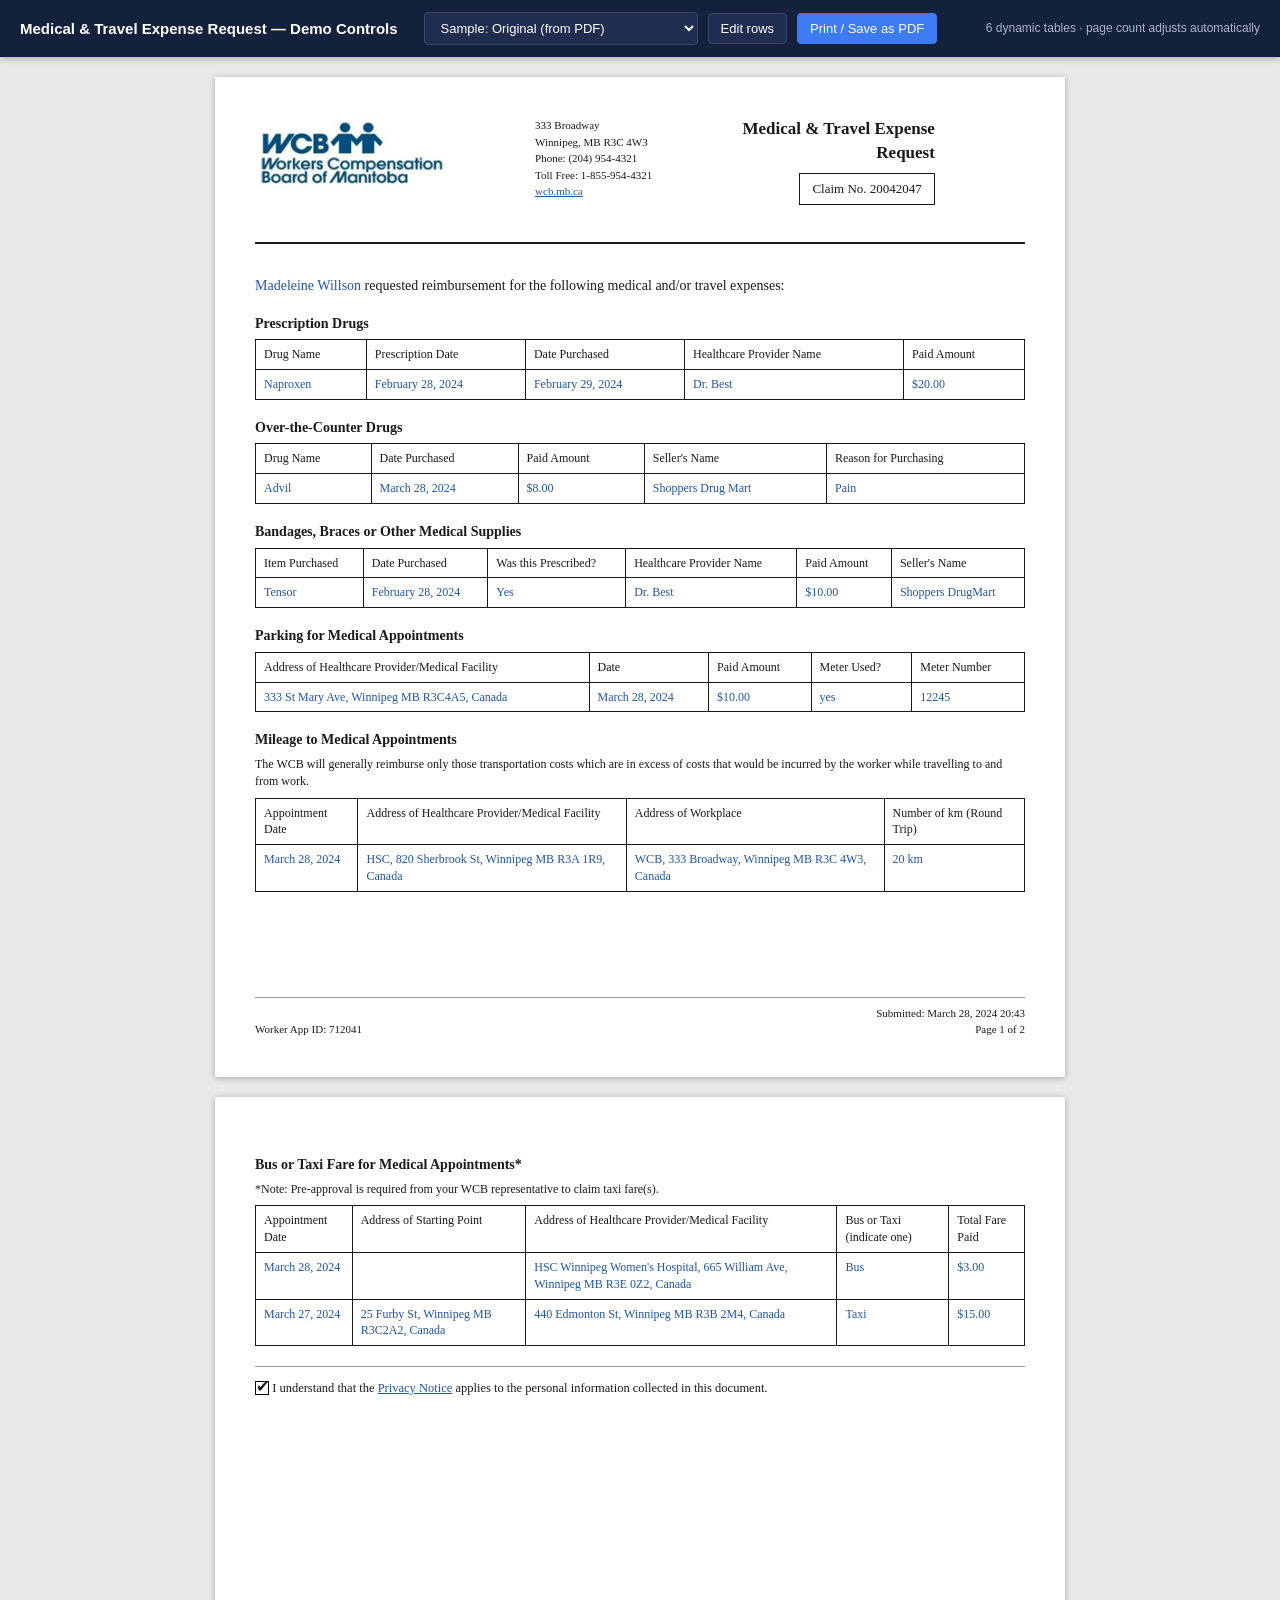
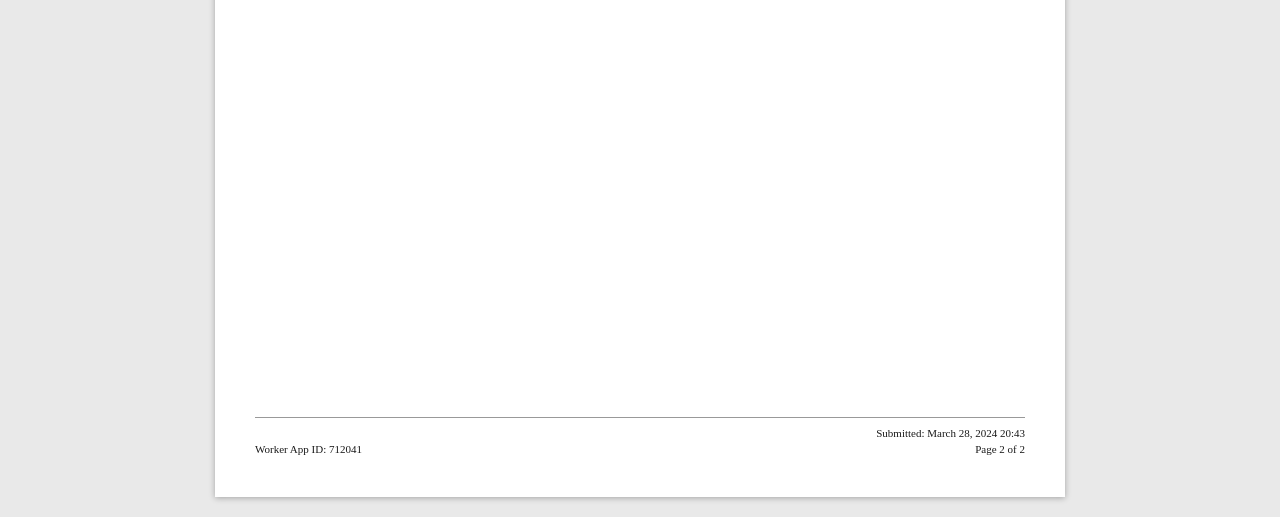
<file: medical-travel-expense/index.html>
<!DOCTYPE html>
<html lang="en">
<head>
  <meta charset="UTF-8" />
  <meta name="viewport" content="width=device-width, initial-scale=1.0" />
  <title>Medical &amp; Travel Expense Request — WCB Manitoba (Replica)</title>
  <link rel="stylesheet" href="../assets/base.css" />
</head>
<body>

  <div class="toolbar no-print">
    <h1>Medical &amp; Travel Expense Request — Demo Controls</h1>
    <select id="dataset-select">
      <option value="original">Sample: Original (from PDF)</option>
      <option value="emptyCase">Sample: No expenses submitted</option>
      <option value="heavyCase">Sample: Many rows (auto re-paginates)</option>
    </select>
    <button id="toggle-editor-btn">Edit rows</button>
    <button id="print-btn" class="primary">Print / Save as PDF</button>
    <div class="spacer"></div>
    <span class="hint">6 dynamic tables · page count adjusts automatically</span>
  </div>

  <div class="editor-panel no-print" id="editor-panel">
    <h2>Edit current form data</h2>

    <div class="editor-section">
      <h3>Header</h3>
      <div class="editor-row">
        <label style="min-width:110px;">Claim No.</label>
        <input id="f-claimNo" />
        <label style="min-width:110px;">Worker name</label>
        <input id="f-workerName" />
      </div>
      <div class="editor-row">
        <label style="min-width:110px;">Worker App ID</label>
        <input id="f-workerAppId" />
        <label style="min-width:110px;">Submitted at</label>
        <input id="f-submittedAt" />
      </div>
    </div>

    <div id="editor-sections"></div>

    <button id="apply-btn" class="add-row" style="padding:8px 16px;font-size:13px;margin-top:8px;">Apply changes</button>
  </div>

  <div id="form-root"></div>

  <script src="sample-data.js"></script>
  <script src="render.js"></script>
  <script src="editor.js"></script>
</body>
</html>
</file>
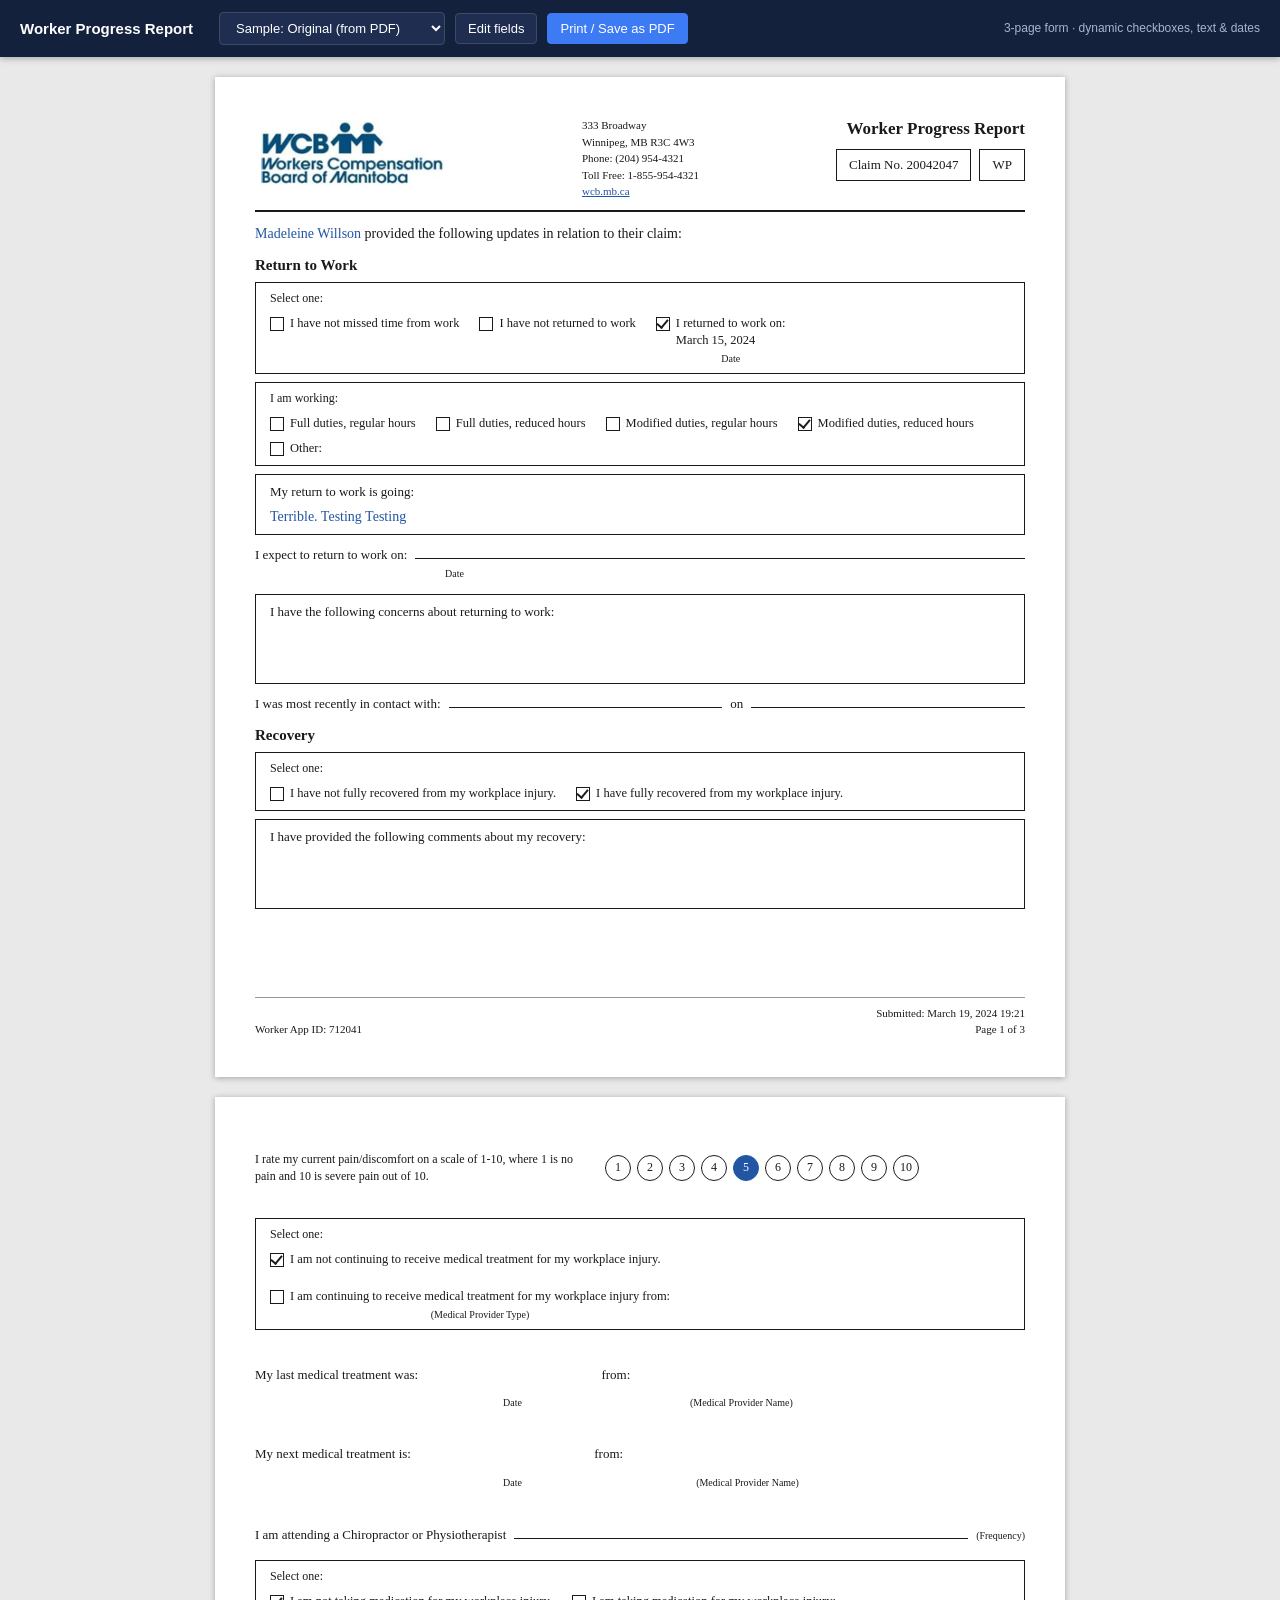
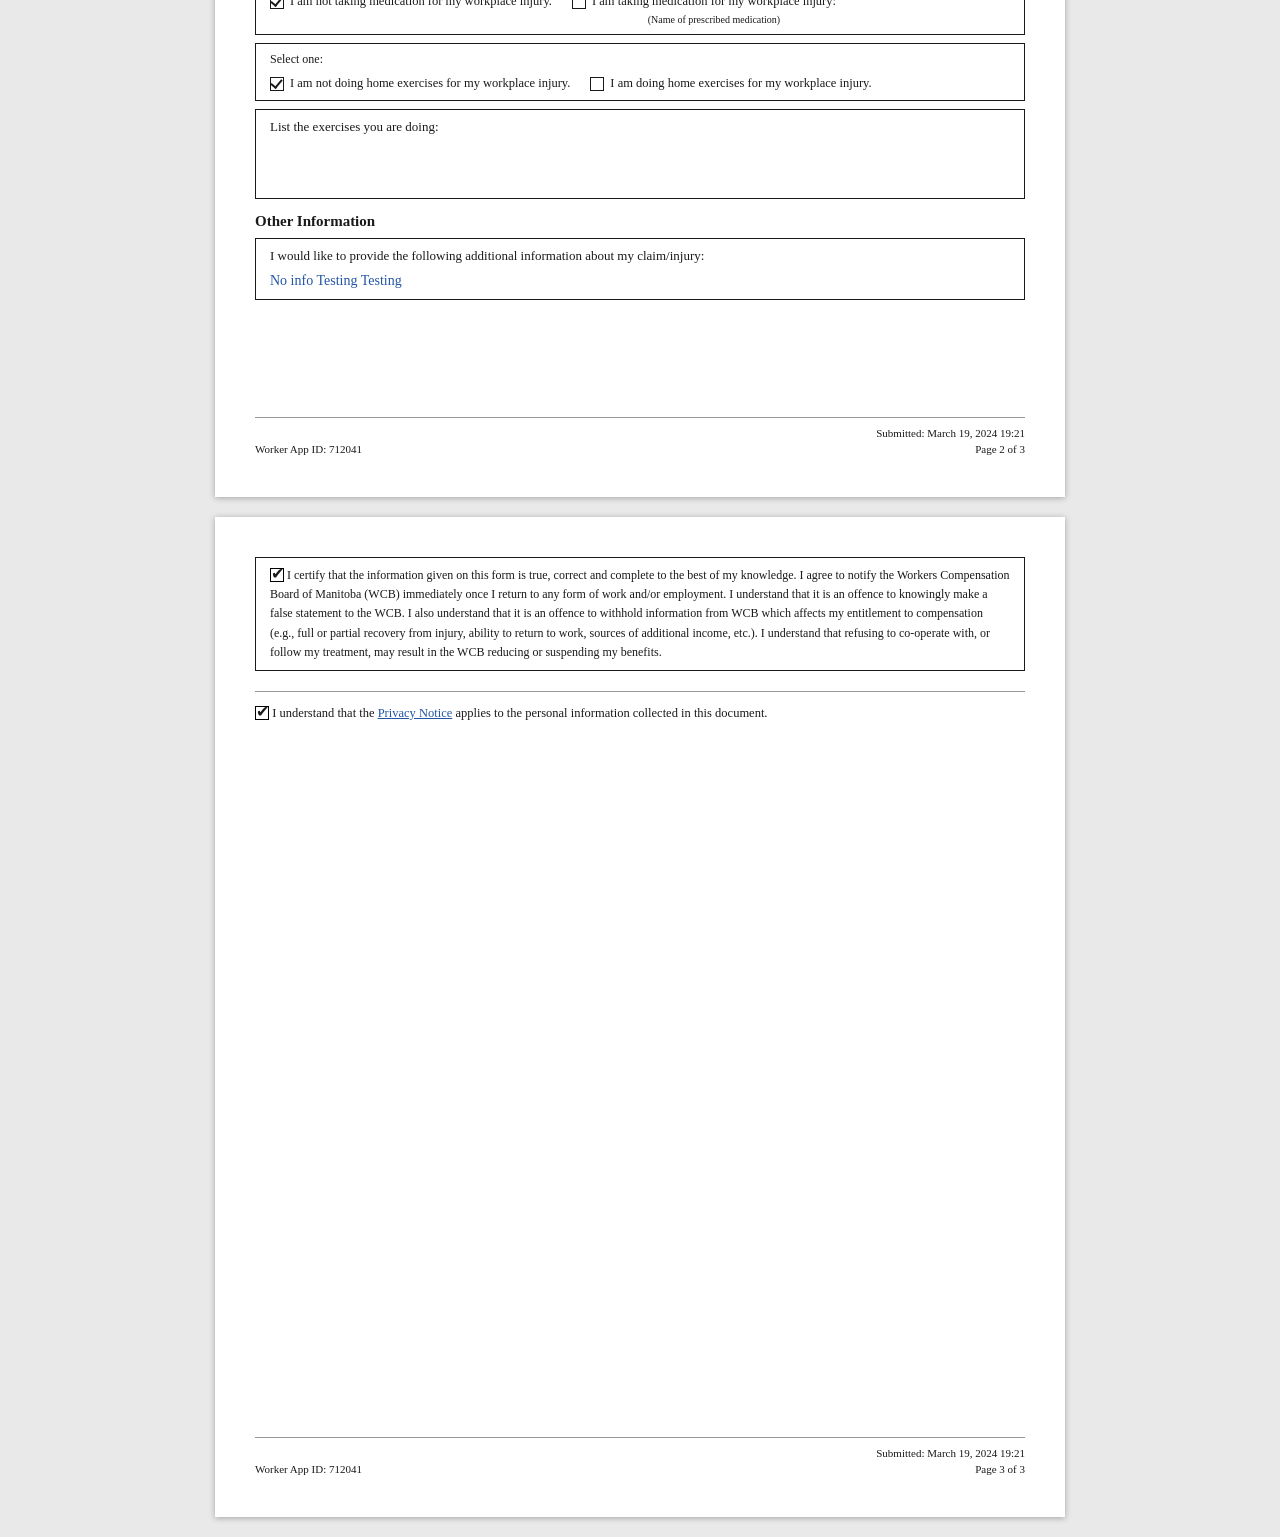
<file: worker-progress-report/index.html>
<!DOCTYPE html>
<html lang="en">
<head>
  <meta charset="UTF-8" />
  <meta name="viewport" content="width=device-width, initial-scale=1.0" />
  <title>Worker Progress Report — WCB Manitoba (Replica)</title>
  <link rel="stylesheet" href="../assets/base.css" />
</head>
<body>

  <div class="toolbar no-print">
    <h1>Worker Progress Report</h1>
    <select id="dataset-select">
      <option value="original">Sample: Original (from PDF)</option>
      <option value="minimalCase">Sample: Minimal / mostly blank</option>
      <option value="detailedCase">Sample: Fully detailed case</option>
    </select>
    <button id="toggle-editor-btn">Edit fields</button>
    <button id="print-btn" class="primary">Print / Save as PDF</button>
    <div class="spacer"></div>
    <span class="hint">3-page form · dynamic checkboxes, text &amp; dates</span>
  </div>

  <div class="editor-panel no-print" id="editor-panel">
    <h2>Edit current form data</h2>

    <div class="editor-section">
      <h3>Header</h3>
      <div class="editor-row">
        <label style="min-width:110px;">Claim No.</label>
        <input id="f-claimNo" />
        <label style="min-width:110px;">Worker name</label>
        <input id="f-workerName" />
      </div>
      <div class="editor-row">
        <label style="min-width:110px;">Worker App ID</label>
        <input id="f-workerAppId" />
        <label style="min-width:110px;">Submitted at</label>
        <input id="f-submittedAt" />
      </div>
    </div>

    <div class="editor-section">
      <h3>Return to Work</h3>
      <div class="editor-row">
        <select id="f-rtwStatus">
          <option value="notMissed">Have not missed time</option>
          <option value="notReturned">Have not returned</option>
          <option value="returnedOn">Returned on date</option>
        </select>
        <input id="f-rtwDate" placeholder="Return date (if applicable)" />
      </div>
      <div class="editor-row">
        <select id="f-workingType">
          <option value="fullRegular">Full duties, regular hours</option>
          <option value="fullReduced">Full duties, reduced hours</option>
          <option value="modifiedRegular">Modified duties, regular hours</option>
          <option value="modifiedReduced">Modified duties, reduced hours</option>
          <option value="other">Other</option>
        </select>
        <input id="f-workingOther" placeholder="Other text (if selected)" />
      </div>
      <div class="editor-row">
        <textarea id="f-returnGoing" placeholder="How is return to work going?" rows="2"></textarea>
      </div>
      <div class="editor-row">
        <textarea id="f-concerns" placeholder="Concerns about returning to work" rows="2"></textarea>
      </div>
    </div>

    <div class="editor-section">
      <h3>Recovery</h3>
      <div class="editor-row">
        <select id="f-recoveryStatus">
          <option value="notRecovered">Not fully recovered</option>
          <option value="fullyRecovered">Fully recovered</option>
        </select>
      </div>
      <div class="editor-row">
        <textarea id="f-recoveryComments" placeholder="Recovery comments" rows="2"></textarea>
      </div>
      <div class="editor-row">
        <label style="min-width:110px;">Pain scale (1-10)</label>
        <input id="f-painScale" type="number" min="1" max="10" />
      </div>
    </div>

    <div class="editor-section">
      <h3>Medication &amp; Exercises</h3>
      <div class="editor-row">
        <select id="f-medStatus">
          <option value="notTaking">Not taking medication</option>
          <option value="taking">Taking medication</option>
        </select>
        <input id="f-medName" placeholder="Medication name (if applicable)" />
      </div>
      <div class="editor-row">
        <select id="f-heStatus">
          <option value="notDoing">Not doing home exercises</option>
          <option value="doing">Doing home exercises</option>
        </select>
      </div>
      <div class="editor-row">
        <textarea id="f-heList" placeholder="List of exercises" rows="2"></textarea>
      </div>
    </div>

    <div class="editor-section">
      <h3>Other Information</h3>
      <div class="editor-row">
        <textarea id="f-otherInfo" placeholder="Additional information" rows="2"></textarea>
      </div>
    </div>

    <button id="apply-btn" class="add-row" style="padding:8px 16px;font-size:13px;">Apply changes</button>
  </div>

  <div id="form-root"></div>

  <script src="sample-data.js"></script>
  <script src="render.js"></script>
  <script src="editor.js"></script>
</body>
</html>
</file>
<file: assets/base.css>
/* ==========================================================================
   Shared base styles for WCB form replicas
   Used by: Worker Progress Report, Medical & Travel Expense Request
   ========================================================================== */

:root {
  --ink: #1a1a1a;
  --link-blue: #2255a4;
  --border: #1a1a1a;
  --page-width: 850px;
  --page-padding: 40px;
}

* {
  box-sizing: border-box;
}

body {
  margin: 0;
  font-family: Georgia, "Times New Roman", Times, serif;
  color: var(--ink);
  background: #e9e9e9;
  font-size: 14px;
  line-height: 1.4;
}
#space {
  margin-bottom: 60px;
}
/* ---- Toolbar (on-screen only, controls data / demo) ---- */
.toolbar {
  position: sticky;
  top: 0;
  z-index: 100;
  background: #14213d;
  color: #fff;
  font-family: -apple-system, "Segoe UI", Arial, sans-serif;
  padding: 12px 20px;
  display: flex;
  flex-wrap: wrap;
  gap: 10px;
  align-items: center;
  box-shadow: 0 2px 6px rgba(0,0,0,0.25);
}

.toolbar h1 {
  font-size: 15px;
  margin: 0 16px 0 0;
  font-weight: 600;
  font-family: -apple-system, "Segoe UI", Arial, sans-serif;
}

.toolbar button, .toolbar select {
  font-family: -apple-system, "Segoe UI", Arial, sans-serif;
  font-size: 13px;
  padding: 7px 12px;
  border-radius: 4px;
  border: 1px solid #3a4a6b;
  background: #1f2d50;
  color: #fff;
  cursor: pointer;
}

.toolbar button:hover, .toolbar select:hover {
  background: #2a3d6b;
}

.toolbar button.primary {
  background: #3d7bf5;
  border-color: #3d7bf5;
}

.toolbar button.primary:hover {
  background: #5a90ff;
}

.toolbar .spacer { flex: 1; }

.toolbar .hint {
  font-size: 12px;
  color: #aab4cc;
}

/* ---- Editor panel (on-screen only) ---- */
.editor-panel {
  max-width: var(--page-width);
  margin: 16px auto;
  background: #fff;
  border: 1px solid #ccc;
  border-radius: 6px;
  padding: 16px 20px;
  font-family: -apple-system, "Segoe UI", Arial, sans-serif;
  display: none;
}

.editor-panel.open { display: block; }

.editor-panel h2 {
  font-size: 14px;
  margin: 0 0 12px;
  font-family: -apple-system, "Segoe UI", Arial, sans-serif;
}

.editor-section {
  margin-bottom: 16px;
  padding-bottom: 16px;
  border-bottom: 1px solid #eee;
}

.editor-section:last-child { border-bottom: none; margin-bottom: 0; }

.editor-section h3 {
  font-size: 13px;
  margin: 0 0 8px;
  color: #333;
}

.editor-row {
  display: flex;
  gap: 8px;
  margin-bottom: 6px;
  align-items: center;
  flex-wrap: wrap;
}

.editor-row input, .editor-row select, .editor-row textarea {
  font-family: -apple-system, "Segoe UI", Arial, sans-serif;
  font-size: 12px;
  padding: 5px 7px;
  border: 1px solid #ccc;
  border-radius: 3px;
  flex: 1;
  min-width: 100px;
}

.editor-row button.remove-row {
  background: #d9534f;
  color: #fff;
  border: none;
  border-radius: 3px;
  padding: 5px 9px;
  cursor: pointer;
  font-size: 12px;
}

.editor-row button.add-row {
  background: #4a7c4a;
  color: #fff;
  border: none;
  border-radius: 3px;
  padding: 6px 10px;
  cursor: pointer;
  font-size: 12px;
}

/* ---- Page container ---- */
.page {
  width: var(--page-width);
  min-height: 1000px;
  margin: 20px auto;
  background: #fff;
  padding: var(--page-padding);
  box-shadow: 0 1px 6px rgba(0,0,0,0.3);
  position: relative;
  display: flex;
  flex-direction: column;
}

.page-body {
  flex: 1;
}

/* ---- Header ---- */
.doc-header {
  display: flex;
  justify-content: space-between;
  align-items: flex-start;
  gap: 20px;
  padding-bottom: 10px;
  border-bottom: 2px solid var(--border);
  margin-bottom: 12px;
}

.doc-header .logo-block {
  display: flex;
  flex-direction: column;
  gap: 6px;
}

.doc-header .logo-block img,
.doc-header .logo-block svg {
  width: 190px;
  height: auto;
}

.doc-header .org-address {
  font-size: 11px;
  line-height: 1.5;
}

.doc-header .org-address a {
  color: var(--link-blue);
}

.doc-header .title-block {
  text-align: right;
  display: flex;
  flex-direction: column;
  align-items: flex-end;
  gap: 8px;
}

.doc-header .form-title {
  font-size: 17px;
  font-weight: bold;
}

.claim-box-row {
  display: flex;
  gap: 8px;
}

.claim-box {
  border: 1.5px solid var(--border);
  padding: 6px 12px;
  font-size: 13px;
}

/* ---- Intro line ---- */
.intro-line {
  margin-bottom: 10px;
  font-size: 14px;
}

.intro-line .worker-name {
  color: var(--link-blue);
}

/* ---- Section heading ---- */
.section-heading {
  font-size: 15px;
  font-weight: bold;
  margin: 12px 0 6px;
}

/* ---- Boxed field groups (checkboxes etc.) ---- */
.field-box {
  border: 1.5px solid var(--border);
  padding: 7px 14px;
  margin-bottom: 8px;
}

.field-box .box-label {
  font-size: 12px;
  margin-bottom: 8px;
}

.checkbox-row {
  display: flex;
  flex-wrap: wrap;
  gap: 20px;
  align-items: flex-start;
}

.checkbox-item {
  display: flex;
  align-items: flex-start;
  gap: 6px;
  font-size: 12.5px;
  min-width: 140px;
}

.checkbox-item .box {
  width: 14px;
  height: 14px;
  border: 1.5px solid var(--border);
  flex-shrink: 0;
  margin-top: 2px;
  position: relative;
}

.checkbox-item .box.checked::after {
  content: "";
  position: absolute;
  left: 2px;
  top: -1px;
  width: 5px;
  height: 9px;
  border: solid #1a1a1a;
  border-width: 0 2px 2px 0;
  transform: rotate(40deg);
}

.checkbox-item .filled-value {
  color: var(--link-blue);
  border-bottom: 1px solid var(--border);
  padding: 0 4px 1px;
  display: inline-block;
  min-width: 90px;
  text-align: center;
}

.field-sub-label {
  font-size: 10px;
  text-align: center;
  display: block;
  margin-top: 2px;
}

.inline-field {
  display: flex;
  align-items: baseline;
  gap: 8px;
  margin: 8px 0;
  font-size: 13px;
  flex-wrap: wrap;
}

.inline-field .line {
  border-bottom: 1px solid var(--border);
  flex: 1;
  min-width: 150px;
  padding-bottom: 1px;
  color: var(--link-blue);
}

.checkbox.checked::after {
    content: "✔";
    font-size: 16px;
    line-height: 1;
}
.checkboxw {
    display: flex;
    align-items: flex-start;
    gap: 5px;
}
.checkboxq {
    width: 14px;
    height: 14px;
    border: 1px solid black;
    display: inline-flex;
    justify-content: center;
    align-items: center;
    font-family: monospace;
    font-size: 14px;
    line-height: 1;
    margin-top: 2px;
}




.inline-field .line.empty { min-height: 14px; }

/* ---- Free text box ---- */
.text-box {
  border: 1.5px solid var(--border);
  padding: 8px 14px;
  margin-bottom: 10px;
  min-height: 30px;
}

.text-box.tall {
  min-height: 42px;
  max-height: 90px;
  overflow: hidden;
}

.text-box.tall .filled-text {
  overflow-wrap: break-word;
}

.text-box .box-label {
  font-size: 13px;
  margin-bottom: 6px;
}

.text-box .filled-text {
  color: var(--link-blue);
  font-size: 14px;
}

/* ---- Pain scale ---- */
.pain-scale {
  display: flex;
  gap: 10px;
  margin: 14px 0;
  align-items: center;
  flex-wrap: wrap;
}

.pain-scale-label {
  font-size: 12px;
  max-width: 340px;
}

.pain-scale-numbers {
  display: flex;
  gap: 6px;
}

.pain-num {
  width: 26px;
  height: 26px;
  border: 1.5px solid var(--border);
  display: flex;
  align-items: center;
  justify-content: center;
  font-size: 12px;
  border-radius: 50%;
}

.pain-num.selected {
  background: var(--link-blue);
  color: #fff;
  border-color: var(--link-blue);
}

/* ---- Footer ---- */
.doc-footer {
  display: flex;
  justify-content: space-between;
  align-items: flex-end;
  border-top: 1px solid #999;
  padding-top: 8px;
  margin-top: 20px;
  font-size: 11px;
}

.doc-footer .page-num {
  text-align: right;
}

/* ---- Tables (used in Medical & Travel Expense form) ---- */
.data-table {
  width: 100%;
  border-collapse: collapse;
  margin-bottom: 4px;
  font-size: 12px;
}

.data-table th, .data-table td {
  border: 1.5px solid var(--border);
  padding: 6px 8px;
  text-align: left;
  vertical-align: top;
}

.data-table th {
  font-weight: normal;
  font-size: 12px;
}

.data-table td {
  color: var(--link-blue);
}

.data-table .empty-note {
  color: #777;
  font-style: italic;
}

.table-title {
  font-size: 14px;
  font-weight: bold;
  margin: 18px 0 6px;
}

.table-note {
  font-size: 12px;
  margin-bottom: 8px;
}

.agree-row {
  display: flex;
  align-items: flex-start;
  gap: 8px;
  margin-top: 20px;
  padding-top: 12px;
  border-top: 1px solid #999;
  font-size: 12.5px;
}

.agree-row a { color: var(--link-blue); }

/* ---- Print styles ---- */
@media print {
  body { background: #fff; }
  .toolbar, .editor-panel, .no-print { display: none !important; }

  .page {
    box-shadow: none;
    margin: 0;
    width: auto;
    height: auto;
    min-height: 0;
    max-height: none;
    page-break-after: always;
  }
  .page:last-child { page-break-after: auto; }

  .page-body {
    flex: none;
  }

  /* Keep each labelled box, checkbox group, and the footer intact —
     if a block doesn't fit in the remaining space on a page, push the
     whole block to the next page rather than splitting/clipping it
     mid-content (this is what caused the footer to separate onto its
     own page previously). */
  .field-box,
  .text-box,
  .doc-header,
  .checkbox-row,
  .pain-scale,
  table.data-table tr {
    page-break-inside: avoid;
    break-inside: avoid;
  }

  /* The footer must stay glued to whatever content precedes it, so if
     that content shifts to the next page, the footer follows rather
     than being left stranded alone on the page before. */
  .doc-footer {
    page-break-inside: avoid;
    break-inside: avoid;
    page-break-before: avoid;
    break-before: avoid;
  }
}

@page {
  size: letter;
  margin: 0.4in;
}
</file>
